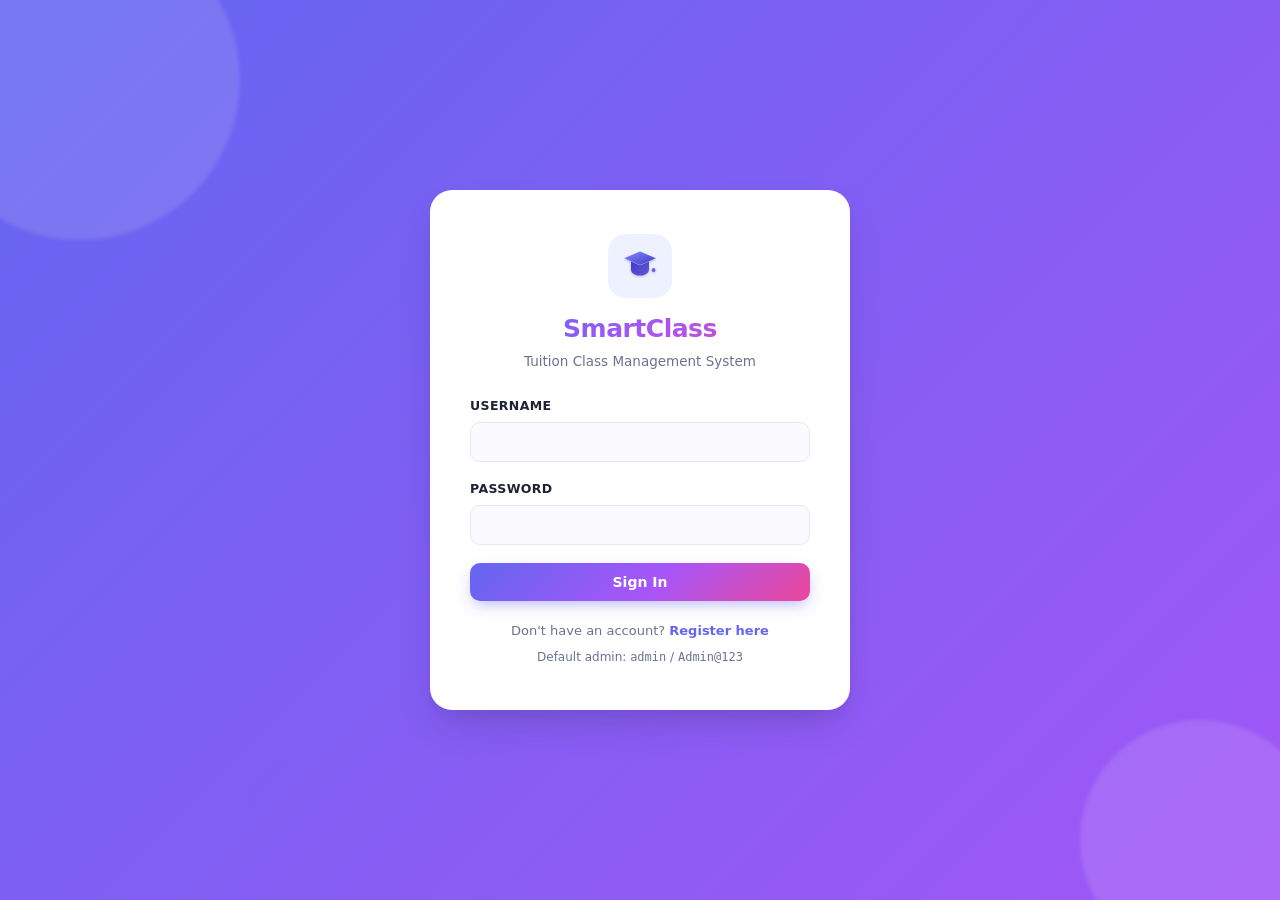
<file: target/classes/static/index.html>
<!DOCTYPE html>
<html lang="en">
<head>
<meta charset="UTF-8">
<meta http-equiv="refresh" content="0; url=login.html">
<title>SmartClass</title>
</head>
<body>
<p>Redirecting to <a href="login.html">login</a>...</p>
<script>window.location.replace('login.html');</script>
</body>
</html>
</file>
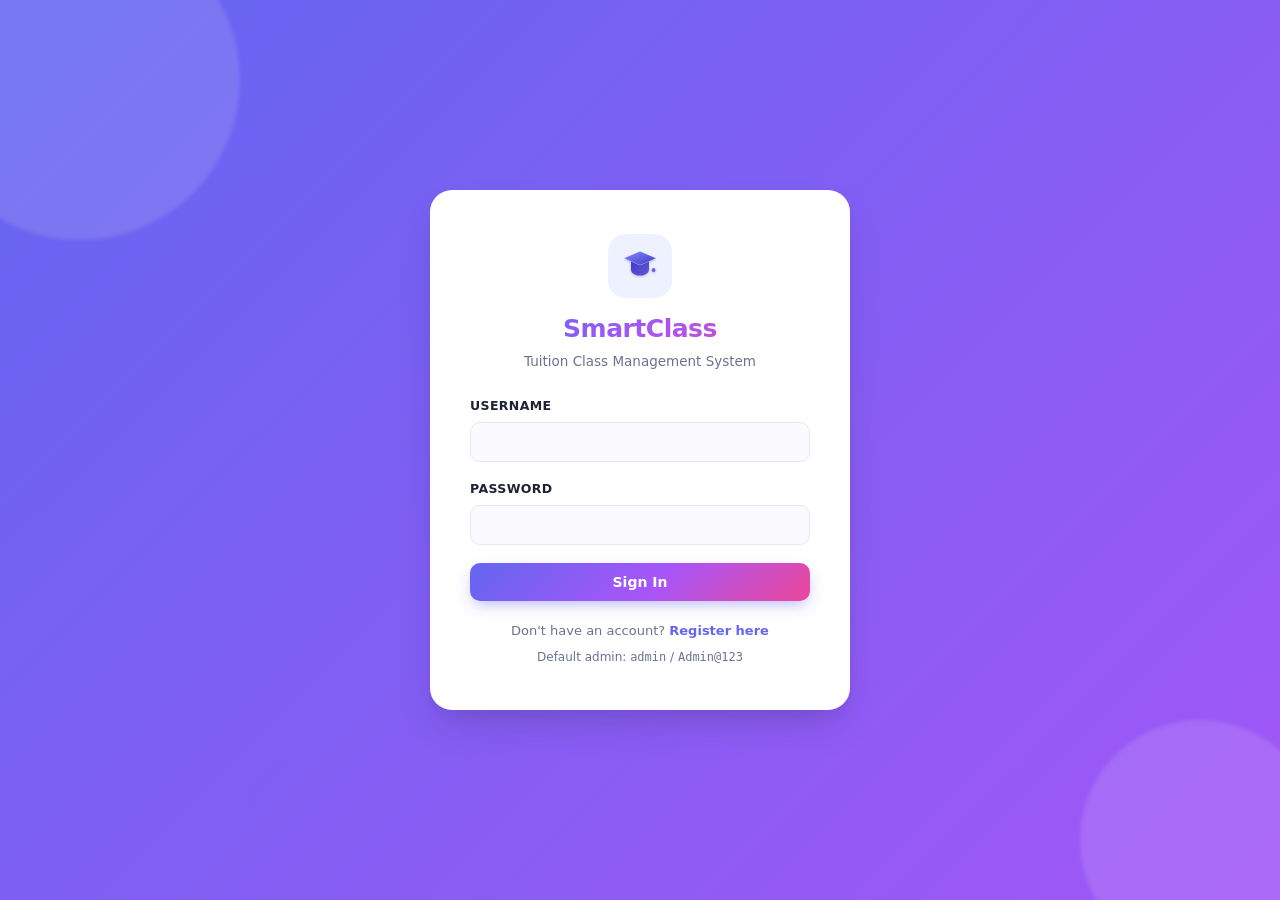
<file: target/classes/static/login.html>
<!DOCTYPE html>
<html lang="en">
<head>
<meta charset="UTF-8">
<meta name="viewport" content="width=device-width, initial-scale=1.0">
<title>SmartClass - Login</title>
<link rel="stylesheet" href="styles.css">
</head>
<body>

<div class="auth-wrapper">
    <div class="auth-card">
        <div class="auth-logo">
            <div class="icon-badge" id="logoBadge"></div>
            <h1>SmartClass</h1>
            <p>Tuition Class Management System</p>
        </div>

        <div id="loginAlert" class="alert alert-error"></div>

        <form id="loginForm" novalidate>
            <div class="form-group">
                <label for="username">Username</label>
                <input type="text" id="username" name="username" autocomplete="username" required>
                <div class="form-error" id="usernameError">Username is required</div>
            </div>

            <div class="form-group">
                <label for="password">Password</label>
                <input type="password" id="password" name="password" autocomplete="current-password" required>
                <div class="form-error" id="passwordError">Password is required</div>
            </div>

            <button type="submit" class="btn btn-primary btn-block" id="loginBtn">
                Sign In
            </button>
        </form>

        <div class="auth-switch">
            Don't have an account? <a href="register.html">Register here</a>
        </div>

        <div class="auth-switch" style="margin-top:8px; font-size:12px;">
            Default admin: <code>admin</code> / <code>Admin@123</code>
        </div>
    </div>
</div>

<script src="icons.js"></script>
<script src="api.js"></script>
<script>
    document.getElementById('logoBadge').innerHTML = Icons.html('graduation', 36);

    // If already logged in, skip straight to the right dashboard
    if (Auth.isLoggedIn()) {
        redirectToDashboard();
    }

    document.getElementById('loginForm').addEventListener('submit', async (e) => {
        e.preventDefault();
        hideAlert('loginAlert');

        const username = document.getElementById('username').value.trim();
        const password = document.getElementById('password').value;

        let valid = true;
        toggleFieldError('username', username.length === 0);
        toggleFieldError('password', password.length === 0);
        if (username.length === 0 || password.length === 0) valid = false;
        if (!valid) return;

        const btn = document.getElementById('loginBtn');
        btn.disabled = true;
        btn.textContent = 'Signing in...';

        try {
            const response = await Api.post('/auth/login', { username, password });
            Auth.setSession(response);
            redirectToDashboard();
        } catch (err) {
            showAlert('loginAlert', err.message || 'Login failed. Check your credentials.');
        } finally {
            btn.disabled = false;
            btn.textContent = 'Sign In';
        }
    });

    function toggleFieldError(fieldId, hasError) {
        document.getElementById(fieldId + 'Error').classList.toggle('show', hasError);
    }

    function redirectToDashboard() {
        const role = Auth.primaryRole();
        if (role === 'ADMIN') window.location.href = 'admin-dashboard.html';
        else if (role === 'TEACHER') window.location.href = 'teacher-dashboard.html';
        else if (role === 'STUDENT') window.location.href = 'student-dashboard.html';
        else window.location.href = 'login.html';
    }
</script>
</body>
</html>
</file>
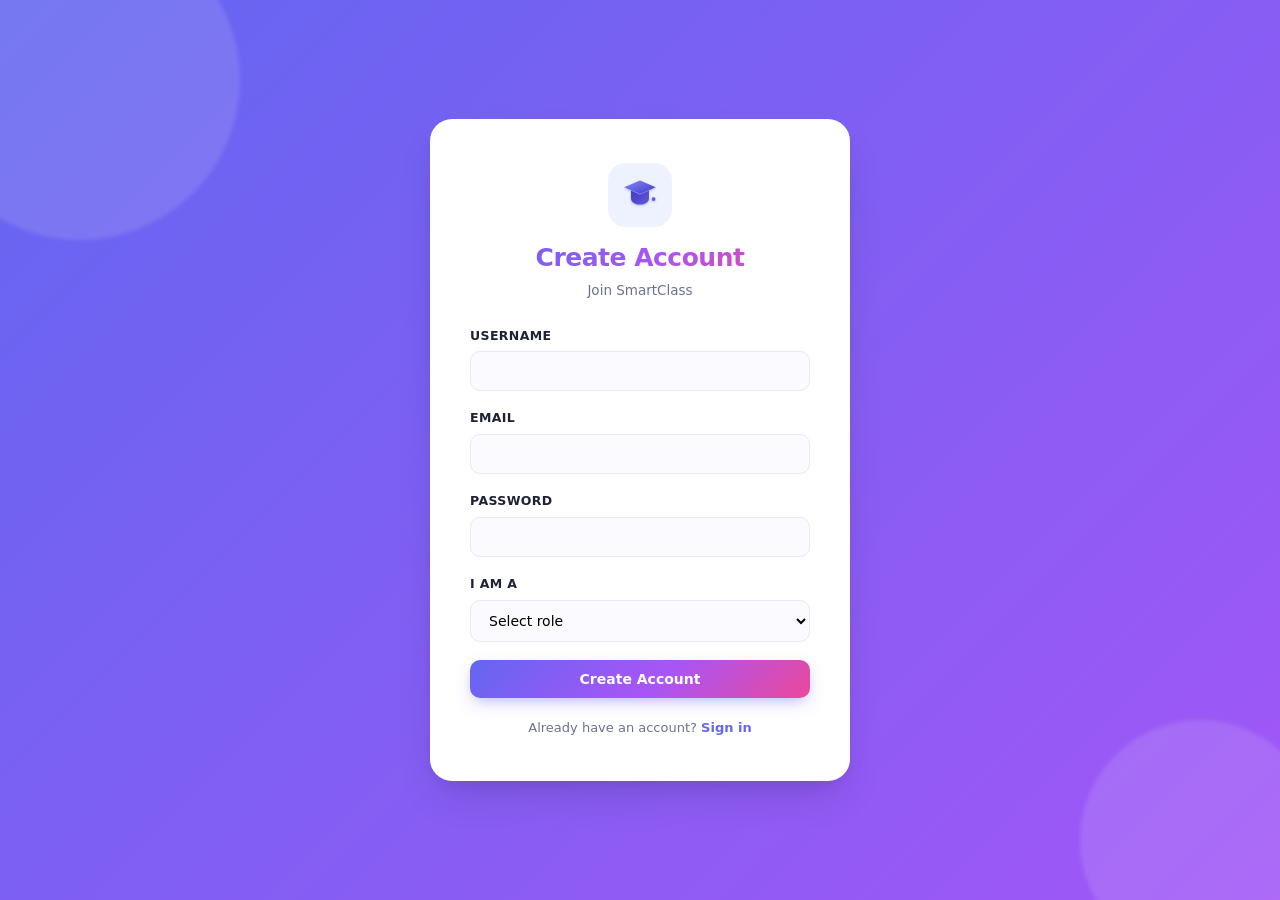
<file: target/classes/static/register.html>
<!DOCTYPE html>
<html lang="en">
<head>
<meta charset="UTF-8">
<meta name="viewport" content="width=device-width, initial-scale=1.0">
<title>SmartClass - Register</title>
<link rel="stylesheet" href="styles.css">
</head>
<body>

<div class="auth-wrapper">
    <div class="auth-card">
        <div class="auth-logo">
            <div class="icon-badge" id="logoBadge"></div>
            <h1>Create Account</h1>
            <p>Join SmartClass</p>
        </div>

        <div id="registerAlert" class="alert alert-error"></div>

        <form id="registerForm" novalidate>
            <div class="form-group">
                <label for="username">Username</label>
                <input type="text" id="username" required minlength="4" maxlength="50">
                <div class="form-error" id="usernameError">Username must be 4-50 characters</div>
            </div>

            <div class="form-group">
                <label for="email">Email</label>
                <input type="email" id="email" required>
                <div class="form-error" id="emailError">Enter a valid email address</div>
            </div>

            <div class="form-group">
                <label for="password">Password</label>
                <input type="password" id="password" required minlength="8">
                <div class="form-error" id="passwordError">Password must be at least 8 characters</div>
            </div>

            <div class="form-group">
                <label for="role">I am a</label>
                <select id="role" required>
                    <option value="">Select role</option>
                    <option value="TEACHER">Teacher</option>
                    <option value="STUDENT">Student / Guardian</option>
                </select>
                <div class="form-error" id="roleError">Please select a role</div>
            </div>

            <button type="submit" class="btn btn-primary btn-block" id="registerBtn">
                Create Account
            </button>
        </form>

        <div class="auth-switch">
            Already have an account? <a href="login.html">Sign in</a>
        </div>
    </div>
</div>

<script src="icons.js"></script>
<script src="api.js"></script>
<script>
    document.getElementById('logoBadge').innerHTML = Icons.html('graduation', 36);

    document.getElementById('registerForm').addEventListener('submit', async (e) => {
        e.preventDefault();
        hideAlert('registerAlert');

        const username = document.getElementById('username').value.trim();
        const email = document.getElementById('email').value.trim();
        const password = document.getElementById('password').value;
        const role = document.getElementById('role').value;

        const emailValid = /^[^\s@]+@[^\s@]+\.[^\s@]+$/.test(email);

        let valid = true;
        valid = toggleFieldError('username', username.length < 4) && valid;
        valid = toggleFieldError('email', !emailValid) && valid;
        valid = toggleFieldError('password', password.length < 8) && valid;
        valid = toggleFieldError('role', role.length === 0) && valid;
        if (!valid) return;

        const btn = document.getElementById('registerBtn');
        btn.disabled = true;
        btn.textContent = 'Creating account...';

        try {
            const response = await Api.post('/auth/register', { username, email, password, role });
            Auth.setSession(response);
            const primaryRole = Auth.primaryRole();
            if (primaryRole === 'TEACHER') window.location.href = 'teacher-dashboard.html';
            else window.location.href = 'student-dashboard.html';
        } catch (err) {
            let message = err.message || 'Registration failed.';
            if (err.details && err.details.length) message += ' ' + err.details.join(', ');
            showAlert('registerAlert', message);
        } finally {
            btn.disabled = false;
            btn.textContent = 'Create Account';
        }
    });

    function toggleFieldError(fieldId, hasError) {
        document.getElementById(fieldId + 'Error').classList.toggle('show', hasError);
        return !hasError;
    }
</script>
</body>
</html>
</file>
<file: target/classes/static/styles.css>
:root {
    --primary: #6366f1;
    --primary-dark: #4338ca;
    --primary-light: #eef2ff;
    --secondary: #ec4899;
    --accent: #06b6d4;
    --success: #10b981;
    --warning: #f59e0b;
    --danger: #ef4444;
    --bg: #f3f4fb;
    --surface: #ffffff;
    --sidebar-bg: #131629;
    --sidebar-bg-2: #1b1f3b;
    --sidebar-text: #aab0d6;
    --sidebar-text-active: #ffffff;
    --text: #1e2233;
    --text-muted: #6b7290;
    --border: #e6e8f5;
    --radius: 16px;
    --radius-sm: 10px;
    --shadow: 0 2px 8px rgba(30, 34, 70, 0.06), 0 1px 2px rgba(30, 34, 70, 0.05);
    --shadow-lg: 0 20px 40px -12px rgba(30, 34, 70, 0.22), 0 8px 16px -8px rgba(30, 34, 70, 0.1);
    --gradient-brand: linear-gradient(135deg, #6366f1 0%, #a855f7 55%, #ec4899 100%);
    --gradient-teal: linear-gradient(135deg, #06b6d4 0%, #6366f1 100%);
}

* { box-sizing: border-box; margin: 0; padding: 0; }

body {
    font-family: 'Inter', 'Segoe UI', system-ui, -apple-system, sans-serif;
    background: var(--bg);
    color: var(--text);
    line-height: 1.5;
    -webkit-font-smoothing: antialiased;
}

.icon-3d { display: inline-block; vertical-align: middle; flex-shrink: 0; }

/* ---------- Auth pages ---------- */
.auth-wrapper {
    min-height: 100vh;
    display: flex;
    align-items: center;
    justify-content: center;
    background: var(--gradient-brand);
    background-size: 200% 200%;
    animation: gradientShift 12s ease infinite;
    padding: 20px;
    position: relative;
    overflow: hidden;
}

@keyframes gradientShift {
    0% { background-position: 0% 50%; }
    50% { background-position: 100% 50%; }
    100% { background-position: 0% 50%; }
}

.auth-wrapper::before, .auth-wrapper::after {
    content: '';
    position: absolute;
    border-radius: 50%;
    background: rgba(255,255,255,0.12);
    filter: blur(2px);
}
.auth-wrapper::before { width: 320px; height: 320px; top: -80px; left: -80px; }
.auth-wrapper::after { width: 240px; height: 240px; bottom: -60px; right: -40px; }

.auth-card {
    background: var(--surface);
    border-radius: 22px;
    box-shadow: var(--shadow-lg);
    padding: 44px 40px;
    width: 100%;
    max-width: 420px;
    position: relative;
    z-index: 1;
}

.auth-logo {
    text-align: center;
    margin-bottom: 26px;
}

.auth-logo .icon-badge {
    width: 64px;
    height: 64px;
    margin: 0 auto 12px;
    border-radius: 18px;
    background: var(--primary-light);
    display: flex;
    align-items: center;
    justify-content: center;
}

.auth-logo h1 {
    font-size: 25px;
    font-weight: 800;
    background: var(--gradient-brand);
    -webkit-background-clip: text;
    background-clip: text;
    color: transparent;
    letter-spacing: -0.02em;
}

.auth-logo p {
    color: var(--text-muted);
    font-size: 13.5px;
    margin-top: 4px;
}

.form-group { margin-bottom: 18px; }

.form-group label {
    display: block;
    font-size: 12.5px;
    font-weight: 700;
    color: var(--text);
    margin-bottom: 6px;
    text-transform: uppercase;
    letter-spacing: 0.03em;
}

.form-group input,
.form-group select,
.form-group textarea {
    width: 100%;
    padding: 11px 14px;
    border: 1.5px solid var(--border);
    border-radius: var(--radius-sm);
    font-size: 14px;
    transition: border-color 0.15s, box-shadow 0.15s;
    font-family: inherit;
    background: #fbfbff;
}

.form-group input:focus,
.form-group select:focus,
.form-group textarea:focus {
    outline: none;
    border-color: var(--primary);
    box-shadow: 0 0 0 4px rgba(99, 102, 241, 0.12);
    background: #fff;
}

.form-error {
    color: var(--danger);
    font-size: 12px;
    margin-top: 4px;
    display: none;
}

.form-error.show { display: block; }

.btn {
    display: inline-flex;
    align-items: center;
    justify-content: center;
    gap: 7px;
    padding: 11px 20px;
    border-radius: var(--radius-sm);
    border: none;
    font-size: 14px;
    font-weight: 700;
    cursor: pointer;
    transition: all 0.15s;
    font-family: inherit;
}

.btn-primary { background: var(--gradient-brand); color: white; box-shadow: 0 6px 16px -4px rgba(99,102,241,0.5); }
.btn-primary:hover { transform: translateY(-1px); box-shadow: 0 10px 22px -6px rgba(99,102,241,0.55); }
.btn-primary:active { transform: translateY(0); }
.btn-primary:disabled { opacity: 0.6; cursor: not-allowed; transform: none; }

.btn-block { width: 100%; }

.btn-danger { background: linear-gradient(135deg, #f87171, #ef4444); color: white; box-shadow: 0 6px 14px -4px rgba(239,68,68,0.45); }
.btn-danger:hover { transform: translateY(-1px); }
.btn-success { background: linear-gradient(135deg, #34d399, #10b981); color: white; box-shadow: 0 6px 14px -4px rgba(16,185,129,0.45); }
.btn-success:hover { transform: translateY(-1px); }
.btn-warning { background: linear-gradient(135deg, #fbbf24, #f59e0b); color: white; box-shadow: 0 6px 14px -4px rgba(245,158,11,0.45); }
.btn-warning:hover { transform: translateY(-1px); }
.btn-secondary { background: #eef0fb; color: var(--text); box-shadow: none; }
.btn-secondary:hover { background: #e2e5f7; }
.btn-outline { background: transparent; color: var(--primary); border: 1.5px solid var(--primary); box-shadow: none; }
.btn-outline:hover { background: var(--primary-light); }
.btn-sm { padding: 7px 13px; font-size: 12.5px; }
.btn-icon { padding: 8px; border-radius: 10px; }

.auth-switch {
    text-align: center;
    margin-top: 20px;
    font-size: 13px;
    color: var(--text-muted);
}

.auth-switch a { color: var(--primary); font-weight: 700; text-decoration: none; }

.alert {
    display: flex;
    align-items: center;
    gap: 8px;
    padding: 12px 14px;
    border-radius: var(--radius-sm);
    font-size: 13px;
    margin-bottom: 16px;
    display: none;
}

.alert.show { display: flex; }
.alert-error { background: #fef2f2; color: #b91c1c; border: 1px solid #fecaca; }
.alert-success { background: #ecfdf5; color: #047857; border: 1px solid #a7f3d0; }

/* ---------- App shell (dashboards) ---------- */
.app-shell { display: flex; min-height: 100vh; }

.sidebar {
    width: 252px;
    background: linear-gradient(180deg, var(--sidebar-bg) 0%, var(--sidebar-bg-2) 100%);
    padding: 22px 14px;
    flex-shrink: 0;
    display: flex;
    flex-direction: column;
    position: sticky;
    top: 0;
    height: 100vh;
}

.sidebar-logo {
    display: flex;
    align-items: center;
    gap: 10px;
    padding: 4px 10px 22px;
    font-weight: 800;
    font-size: 17px;
    color: #fff;
    letter-spacing: -0.01em;
}

.sidebar-nav { flex: 1; overflow-y: auto; }

.nav-item {
    display: flex;
    align-items: center;
    gap: 11px;
    padding: 11px 12px;
    border-radius: 11px;
    color: var(--sidebar-text);
    text-decoration: none;
    font-size: 13.5px;
    font-weight: 600;
    cursor: pointer;
    margin-bottom: 3px;
    transition: all 0.15s;
}

.nav-item:hover { background: rgba(255,255,255,0.06); color: #fff; }
.nav-item.active { background: var(--gradient-brand); color: white; box-shadow: 0 6px 16px -4px rgba(99,102,241,0.55); }
.nav-item .icon-3d { filter: brightness(1.15); }

.sidebar-footer {
    border-top: 1px solid rgba(255,255,255,0.08);
    margin-top: 12px;
    padding-top: 12px;
}

.nav-item.logout-item { color: #fca5b1; }
.nav-item.logout-item:hover { background: rgba(239, 68, 68, 0.16); color: #fecaca; }

.main-content { flex: 1; padding: 28px 36px 90px; max-width: 1280px; }

.topbar {
    display: flex;
    justify-content: space-between;
    align-items: center;
    margin-bottom: 26px;
    flex-wrap: wrap;
    gap: 12px;
}

.topbar h2 { font-size: 23px; font-weight: 800; letter-spacing: -0.01em; }

.user-chip {
    display: flex;
    align-items: center;
    gap: 10px;
    background: var(--surface);
    border: 1px solid var(--border);
    padding: 6px 14px 6px 6px;
    border-radius: 30px;
    font-size: 13px;
    font-weight: 600;
    box-shadow: var(--shadow);
}

.user-chip .avatar-circle {
    width: 30px; height: 30px; border-radius: 50%;
    background: var(--gradient-brand);
    display: flex; align-items: center; justify-content: center;
    color: #fff; font-weight: 800; font-size: 13px;
}

.badge {
    display: inline-block;
    padding: 3px 10px;
    border-radius: 20px;
    font-size: 10.5px;
    font-weight: 800;
    text-transform: uppercase;
    letter-spacing: 0.02em;
}

.badge-admin { background: #fef3c7; color: #92400e; }
.badge-teacher { background: #dbeafe; color: #1e40af; }
.badge-student { background: #dcfce7; color: #166534; }

/* ---------- Cards / stats / tables ---------- */
.stats-grid {
    display: grid;
    grid-template-columns: repeat(auto-fit, minmax(220px, 1fr));
    gap: 18px;
    margin-bottom: 26px;
}

.stat-card {
    background: var(--surface);
    border-radius: var(--radius);
    padding: 20px 22px;
    box-shadow: var(--shadow);
    display: flex;
    align-items: center;
    gap: 16px;
    border: 1px solid var(--border);
    transition: transform 0.15s, box-shadow 0.15s;
}
.stat-card:hover { transform: translateY(-2px); box-shadow: var(--shadow-lg); }

.stat-card .stat-icon-wrap {
    width: 52px; height: 52px; border-radius: 14px;
    background: var(--primary-light);
    display: flex; align-items: center; justify-content: center;
    flex-shrink: 0;
}

.stat-card .label { font-size: 11.5px; color: var(--text-muted); font-weight: 700; text-transform: uppercase; letter-spacing: 0.03em; }
.stat-card .value { font-size: 26px; font-weight: 800; margin-top: 3px; letter-spacing: -0.02em; }
.stat-card .trend { font-size: 11.5px; font-weight: 700; margin-top: 4px; }
.trend-up { color: var(--success); }
.trend-down { color: var(--danger); }

.charts-grid {
    display: grid;
    grid-template-columns: repeat(auto-fit, minmax(320px, 1fr));
    gap: 18px;
    margin-bottom: 26px;
}

.chart-panel {
    background: var(--surface);
    border-radius: var(--radius);
    box-shadow: var(--shadow);
    border: 1px solid var(--border);
    padding: 22px;
}

.chart-panel h3 { font-size: 15px; font-weight: 800; margin-bottom: 4px; }
.chart-panel .chart-sub { font-size: 12px; color: var(--text-muted); margin-bottom: 14px; }
.chart-canvas-wrap { position: relative; height: 240px; }

.panel {
    background: var(--surface);
    border-radius: var(--radius);
    box-shadow: var(--shadow);
    border: 1px solid var(--border);
    padding: 24px;
    margin-bottom: 20px;
}

.panel-header {
    display: flex;
    justify-content: space-between;
    align-items: center;
    margin-bottom: 18px;
    flex-wrap: wrap;
    gap: 10px;
}

.panel-header h3 { font-size: 16px; font-weight: 800; display: flex; align-items: center; gap: 9px; }
.panel-header-actions { display: flex; gap: 8px; align-items: center; flex-wrap: wrap; }

/* CRUD inline form (Add / Update / Delete / Reset pattern) */
.crud-form {
    display: grid;
    grid-template-columns: repeat(auto-fit, minmax(160px, 1fr));
    gap: 14px 16px;
    margin-bottom: 16px;
    padding-bottom: 18px;
    border-bottom: 1px dashed var(--border);
}

.crud-form .form-group { margin-bottom: 0; }
.crud-form-actions {
    display: flex;
    gap: 10px;
    flex-wrap: wrap;
    margin-bottom: 18px;
}

.help-text { font-size: 12px; color: var(--text-muted); margin: -8px 0 14px; }

table { width: 100%; border-collapse: collapse; font-size: 13.5px; }
th { text-align: left; padding: 10px 12px; color: var(--text-muted); font-weight: 700; font-size: 11px; text-transform: uppercase; letter-spacing: 0.03em; border-bottom: 2px solid var(--border); }
td { padding: 12px; border-bottom: 1px solid var(--border); }
tr.row-clickable { cursor: pointer; }
tr:hover td { background: #f8f9ff; }

.row-actions { display: flex; gap: 6px; }
.row-actions .btn-icon { width: 30px; height: 30px; padding: 0; display: flex; align-items: center; justify-content: center; }

.status-pill { padding: 3px 10px; border-radius: 20px; font-size: 10.5px; font-weight: 800; text-transform: uppercase; }
.status-pending { background: #fef3c7; color: #92400e; }
.status-paid, .status-active, .status-present { background: #dcfce7; color: #166534; }
.status-overdue, .status-absent, .status-dropped { background: #fee2e2; color: #991b1b; }
.status-late { background: #fed7aa; color: #9a3412; }

.empty-state { text-align: center; padding: 40px; color: var(--text-muted); font-size: 14px; }
.empty-state .icon-3d { display: block; margin: 0 auto 10px; }

.spinner {
    border: 3px solid var(--border);
    border-top: 3px solid var(--primary);
    border-radius: 50%;
    width: 24px;
    height: 24px;
    animation: spin 0.7s linear infinite;
    margin: 20px auto;
}

@keyframes spin { to { transform: rotate(360deg); } }

.modal-overlay {
    display: none;
    position: fixed;
    inset: 0;
    background: rgba(19, 22, 41, 0.55);
    backdrop-filter: blur(2px);
    align-items: center;
    justify-content: center;
    z-index: 100;
}

.modal-overlay.show { display: flex; }

.modal {
    background: var(--surface);
    border-radius: var(--radius);
    padding: 28px;
    width: 100%;
    max-width: 480px;
    max-height: 85vh;
    overflow-y: auto;
    box-shadow: var(--shadow-lg);
}

.modal h3 { margin-bottom: 18px; font-size: 18px; font-weight: 800; }
.modal-actions { display: flex; gap: 10px; margin-top: 20px; }

/* ---------- AI Chat Widget ---------- */
#aiChatToggle {
    position: fixed;
    right: 26px;
    bottom: 26px;
    width: 60px;
    height: 60px;
    border-radius: 50%;
    background: var(--gradient-brand);
    border: none;
    box-shadow: 0 12px 28px -6px rgba(99,102,241,0.6);
    display: flex;
    align-items: center;
    justify-content: center;
    cursor: pointer;
    z-index: 200;
    transition: transform 0.18s;
}
#aiChatToggle:hover { transform: scale(1.07); }
#aiChatToggle .pulse-dot {
    position: absolute; top: 6px; right: 6px; width: 10px; height: 10px;
    background: #34d399; border-radius: 50%; border: 2px solid #131629;
    animation: pulseDot 1.8s ease-in-out infinite;
}
@keyframes pulseDot { 0%,100% { opacity: 1; } 50% { opacity: 0.4; } }

#aiChatPanel {
    position: fixed;
    right: 26px;
    bottom: 98px;
    width: 360px;
    max-width: calc(100vw - 40px);
    height: 480px;
    max-height: calc(100vh - 140px);
    background: var(--surface);
    border-radius: 20px;
    box-shadow: var(--shadow-lg);
    display: none;
    flex-direction: column;
    overflow: hidden;
    z-index: 200;
    border: 1px solid var(--border);
}
#aiChatPanel.show { display: flex; }

.ai-chat-header {
    background: var(--gradient-brand);
    color: #fff;
    padding: 16px 18px;
    display: flex;
    align-items: center;
    gap: 12px;
}
.ai-chat-header .ai-chat-title { font-weight: 800; font-size: 14.5px; }
.ai-chat-header .ai-chat-sub { font-size: 11.5px; opacity: 0.85; }
.ai-chat-header .ai-chat-close {
    margin-left: auto; background: rgba(255,255,255,0.18); border: none; border-radius: 50%;
    width: 28px; height: 28px; display: flex; align-items: center; justify-content: center; cursor: pointer;
}

.ai-chat-body {
    flex: 1;
    overflow-y: auto;
    padding: 16px;
    display: flex;
    flex-direction: column;
    gap: 12px;
    background: #f8f9ff;
}

.ai-msg { max-width: 84%; padding: 10px 13px; border-radius: 14px; font-size: 13px; line-height: 1.45; white-space: pre-wrap; }
.ai-msg-bot { background: #fff; border: 1px solid var(--border); align-self: flex-start; border-bottom-left-radius: 4px; box-shadow: var(--shadow); }
.ai-msg-user { background: var(--gradient-brand); color: #fff; align-self: flex-end; border-bottom-right-radius: 4px; }
.ai-msg-typing { display: flex; gap: 4px; padding: 12px 14px; }
.ai-msg-typing span { width: 6px; height: 6px; border-radius: 50%; background: var(--primary); animation: typingBounce 1.1s infinite ease-in-out; }
.ai-msg-typing span:nth-child(2) { animation-delay: 0.15s; }
.ai-msg-typing span:nth-child(3) { animation-delay: 0.3s; }
@keyframes typingBounce { 0%,60%,100% { transform: translateY(0); opacity: 0.5; } 30% { transform: translateY(-4px); opacity: 1; } }

.ai-chat-suggestions { display: flex; flex-wrap: wrap; gap: 6px; padding: 0 16px 12px; }
.ai-chip { background: #fff; border: 1px solid var(--border); border-radius: 20px; padding: 6px 12px; font-size: 11.5px; font-weight: 600; cursor: pointer; color: var(--primary-dark); }
.ai-chip:hover { background: var(--primary-light); }

.ai-chat-input-row {
    display: flex;
    gap: 8px;
    padding: 12px;
    border-top: 1px solid var(--border);
    background: #fff;
}
.ai-chat-input-row input {
    flex: 1;
    border: 1.5px solid var(--border);
    border-radius: 24px;
    padding: 10px 16px;
    font-size: 13px;
    font-family: inherit;
    outline: none;
}
.ai-chat-input-row input:focus { border-color: var(--primary); }
.ai-chat-input-row button {
    width: 40px; height: 40px; border-radius: 50%; border: none; background: var(--gradient-brand);
    display: flex; align-items: center; justify-content: center; cursor: pointer; flex-shrink: 0;
}
.ai-chat-input-row button:disabled { opacity: 0.5; cursor: not-allowed; }

@media (max-width: 768px) {
    .app-shell { flex-direction: column; }
    .sidebar { width: 100%; height: auto; position: relative; flex-direction: row; overflow-x: auto; padding: 12px; }
    .sidebar-logo { display: none; }
    .sidebar-nav { display: flex; flex: none; }
    .sidebar-footer { border-top: none; margin: 0; padding: 0; }
    .nav-item { white-space: nowrap; }
    .main-content { padding: 18px; }
    #aiChatPanel { right: 12px; left: 12px; width: auto; bottom: 90px; }
    #aiChatToggle { right: 16px; bottom: 16px; }
}
</file>
